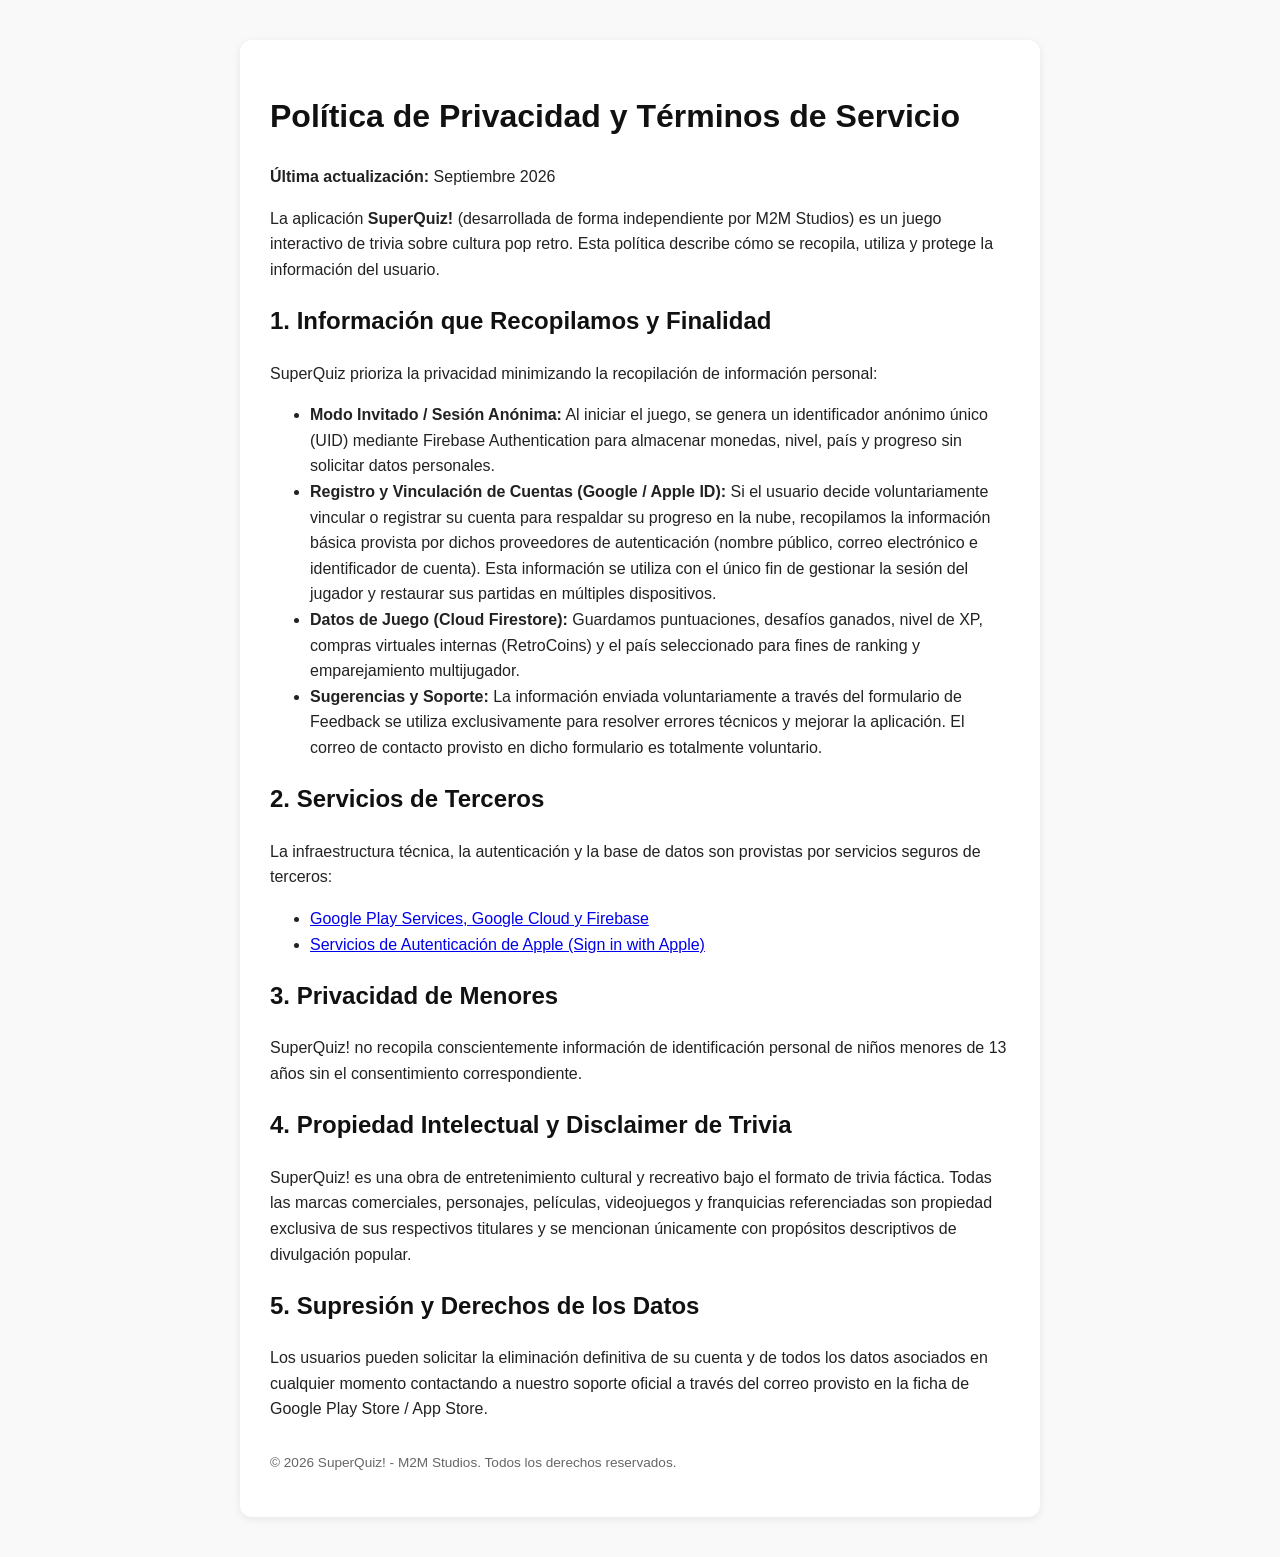
<file: privacy.html>
<!DOCTYPE html>
<html lang="es">
<head>
  <meta charset="UTF-8">
  <meta name="viewport" content="width=device-width, initial-scale=1.0">
  <title>Política de Privacidad - SuperQuiz!</title>
  <style>
    body {
      font-family: -apple-system, BlinkMacSystemFont, "Segoe UI", Roboto, sans-serif;
      line-height: 1.6;
      max-width: 800px;
      margin: 40px auto;
      padding: 0 20px;
      color: #222;
      background-color: #f9f9f9;
    }
    h1, h2 { color: #111; }
    .card { background: white; padding: 30px; border-radius: 12px; box-shadow: 0 2px 8px rgba(0,0,0,0.08); }
    ul { margin-bottom: 15px; }
    footer { margin-top: 30px; font-size: 0.85em; color: #666; }
  </style>
</head>
<body>
  <div class="card">
    <h1>Política de Privacidad y Términos de Servicio</h1>
    <p><strong>Última actualización:</strong> Septiembre 2026</p>
    
    <p>La aplicación <strong>SuperQuiz!</strong> (desarrollada de forma independiente por M2M Studios) es un juego interactivo de trivia sobre cultura pop retro. Esta política describe cómo se recopila, utiliza y protege la información del usuario.</p>

    <h2>1. Información que Recopilamos y Finalidad</h2>
    <p>SuperQuiz prioriza la privacidad minimizando la recopilación de información personal:</p>
    <ul>
      <li><strong>Modo Invitado / Sesión Anónima:</strong> Al iniciar el juego, se genera un identificador anónimo único (UID) mediante Firebase Authentication para almacenar monedas, nivel, país y progreso sin solicitar datos personales.</li>
      <li><strong>Registro y Vinculación de Cuentas (Google / Apple ID):</strong> Si el usuario decide voluntariamente vincular o registrar su cuenta para respaldar su progreso en la nube, recopilamos la información básica provista por dichos proveedores de autenticación (nombre público, correo electrónico e identificador de cuenta). Esta información se utiliza con el único fin de gestionar la sesión del jugador y restaurar sus partidas en múltiples dispositivos.</li>
      <li><strong>Datos de Juego (Cloud Firestore):</strong> Guardamos puntuaciones, desafíos ganados, nivel de XP, compras virtuales internas (RetroCoins) y el país seleccionado para fines de ranking y emparejamiento multijugador.</li>
      <li><strong>Sugerencias y Soporte:</strong> La información enviada voluntariamente a través del formulario de Feedback se utiliza exclusivamente para resolver errores técnicos y mejorar la aplicación. El correo de contacto provisto en dicho formulario es totalmente voluntario.</li>
    </ul>

    <h2>2. Servicios de Terceros</h2>
    <p>La infraestructura técnica, la autenticación y la base de datos son provistas por servicios seguros de terceros:</p>
    <ul>
      <li><a href="https://policies.google.com/privacy" target="_blank" rel="noopener">Google Play Services, Google Cloud y Firebase</a></li>
      <li><a href="https://www.apple.com/legal/privacy/" target="_blank" rel="noopener">Servicios de Autenticación de Apple (Sign in with Apple)</a></li>
    </ul>

    <h2>3. Privacidad de Menores</h2>
    <p>SuperQuiz! no recopila conscientemente información de identificación personal de niños menores de 13 años sin el consentimiento correspondiente.</p>

    <h2>4. Propiedad Intelectual y Disclaimer de Trivia</h2>
    <p>SuperQuiz! es una obra de entretenimiento cultural y recreativo bajo el formato de trivia fáctica. Todas las marcas comerciales, personajes, películas, videojuegos y franquicias referenciadas son propiedad exclusiva de sus respectivos titulares y se mencionan únicamente con propósitos descriptivos de divulgación popular.</p>

    <h2>5. Supresión y Derechos de los Datos</h2>
    <p>Los usuarios pueden solicitar la eliminación definitiva de su cuenta y de todos los datos asociados en cualquier momento contactando a nuestro soporte oficial a través del correo provisto en la ficha de Google Play Store / App Store.</p>
    
    <footer>
      <p>&copy; 2026 SuperQuiz! - M2M Studios. Todos los derechos reservados.</p>
    </footer>
  </div>
</body>
</html>
</file>
